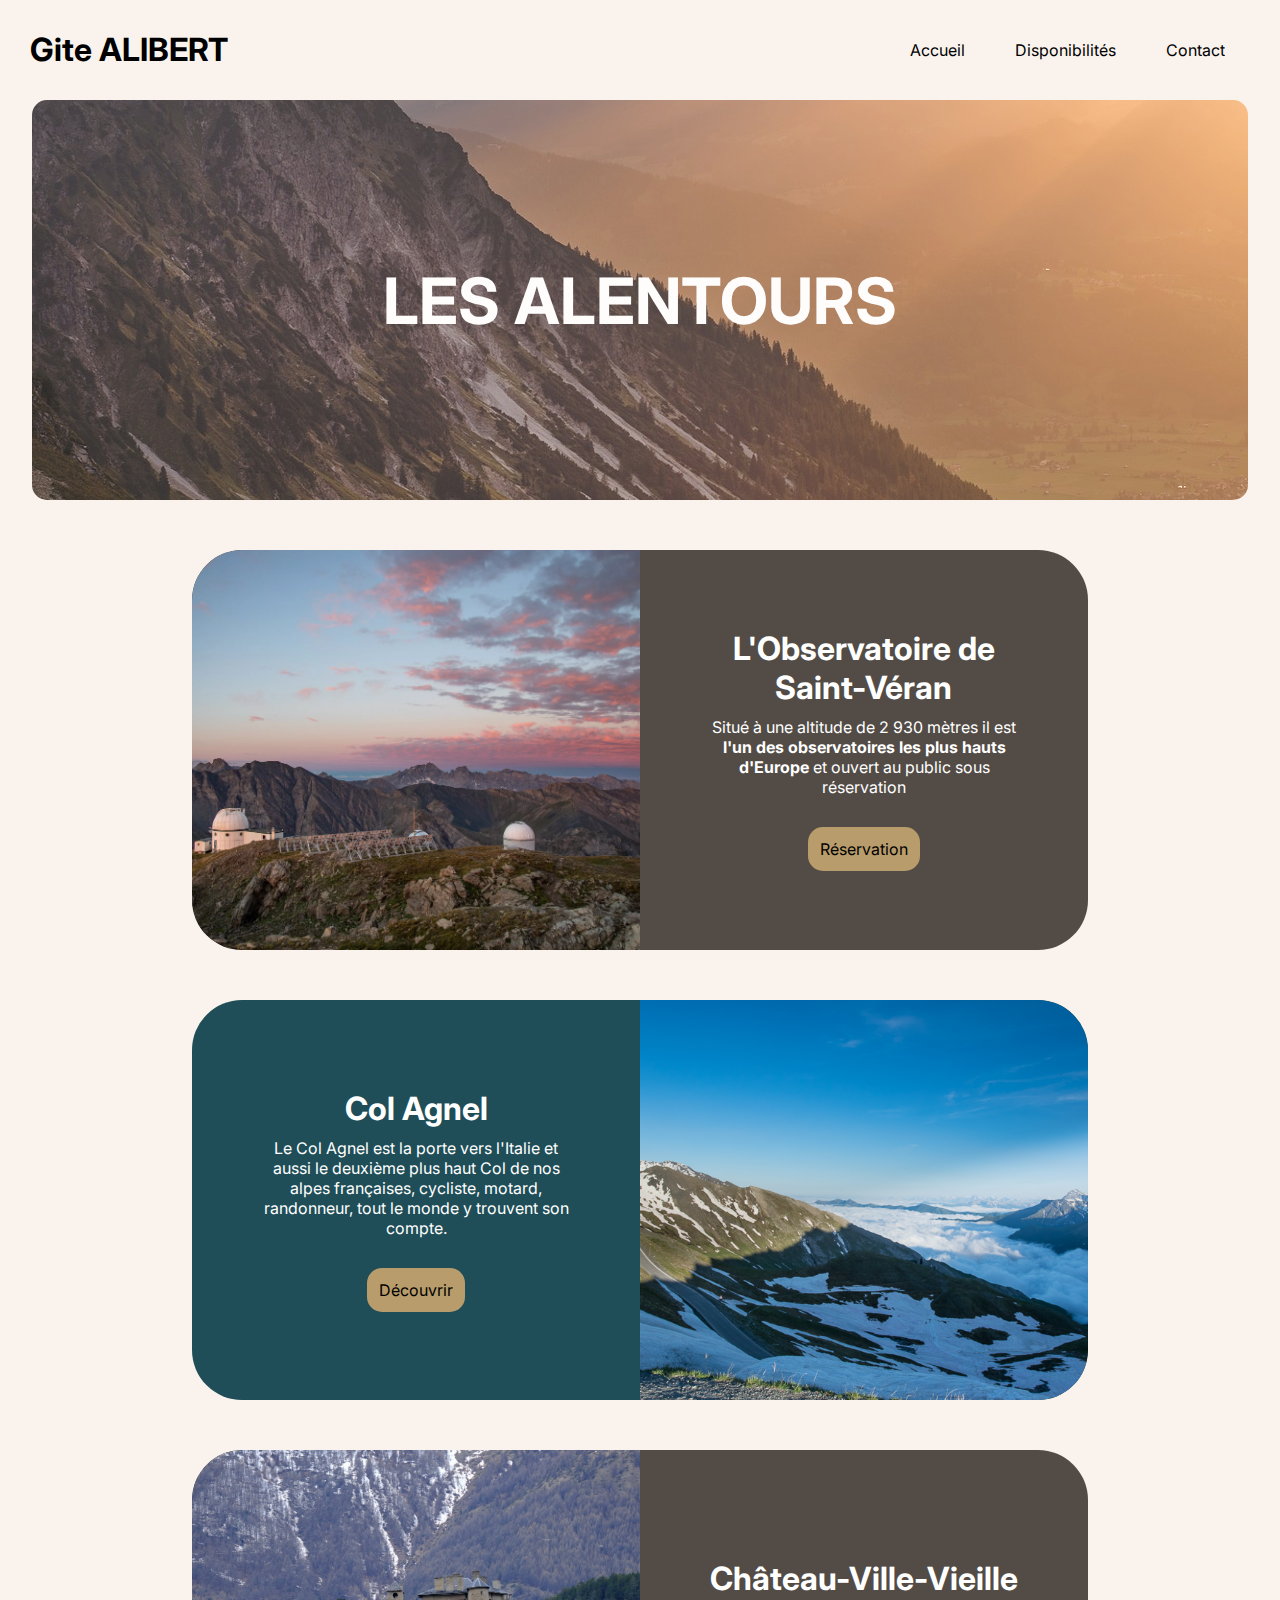
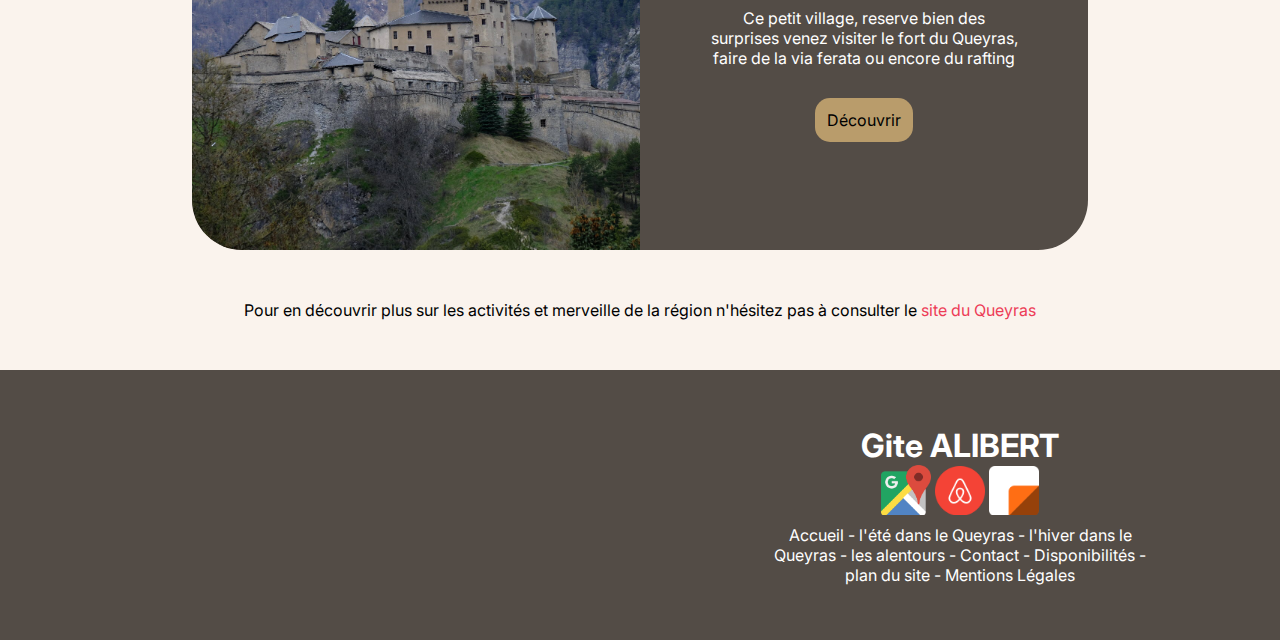
<file: alentours.html>
<!DOCTYPE html>
<html lang="fr">
<head>
    <meta name="viewport" content="width=device-width, initial-scale=1.0">
  <meta charset="utf-8">
  <title>Gite Alibert</title>
  <link rel="stylesheet" href="style-alentours.css">
</head>
<header>
    <nav class="navbar">
        <a href="#" class="logo">Gite ALIBERT</a>
        <div class="nav-links">
            <ul>
                <li><a href="index.html">Accueil</a></li>
                <li><a href="calendar.html">Disponibilités</a></li>
                <li><a href="contact.html">Contact</a></li>
            </ul>
        </div>
        <img src="img/menu.png" alt="menu" class="menu">
    </nav> 
</header>

<section class="img-header">
    <div class="img-container">
        <div class="boxe">
            <div class="container">
                <p>LES ALENTOURS</p>
            </div> 
        </div>
    </div>
</section>


<section class="article-left">
    <div class="case-img-left">
        <img class="img" src="img/gallery/observatoire.webp" alt="">
    </div>
    <div class="case-text-left">
            <h1>L'Observatoire de Saint-Véran</h1>
            <p>Situé à une altitude de 2 930 mètres il est <span>l'un des observatoires les plus hauts d'Europe</span> et ouvert au public sous réservation</p>
            <a class="bouton-article" target=”_blank” href="https://reservation.lequeyras.com/nuit-a-l-observatoire-de-saint-veran.html">Réservation</a>
        </div>
</section>

<section class="article">
    <div class="case-text">
            <h1>Col Agnel</h1>
            <p>Le Col Agnel est la porte vers l'Italie et aussi le deuxième plus haut Col de nos alpes françaises, cycliste, motard, randonneur, tout le monde y trouvent son compte.</p>
            <a class="bouton-article" target=”_blank” href="https://lequeyras.com/a-voir-a-faire/nos-pepites/le-col-agnel/">Découvrir</a>
        </div>
    <div class="case-img">
        <img src="img/gallery/le-col-descente-italienne-dans-les-nuages.jpg" alt="">
    </div>
</section>

<section class="article-left">
    <div class="case-img-left">
        <img class="img" src="img/gallery/chateau.jpg" alt="">
    </div>
    <div class="case-text-left">
            <h1>Château-Ville-Vieille</h1>
            <p>Ce petit village, reserve bien des surprises venez visiter le fort du Queyras, faire de la via ferata ou encore du rafting</p>
            <a class="bouton-article" target=”_blank” href="https://lequeyras.com/un-bout-du-monde/chateau-ville-vieille/">Découvrir</a>
        </div>
</section>

<p class="lien-queyras">Pour en découvrir plus sur les activités et merveille de la région n'hésitez pas à consulter le <a href="https://lequeyras.com/">site du Queyras</a></p>

<footer>
    <div class="map-container">
        <iframe src="https://www.google.com/maps/embed?pb=!1m18!1m12!1m3!1d45365.73315471135!2d6.856279492393976!3d44.712298090560076!2m3!1f0!2f0!3f0!3m2!1i1024!2i768!4f13.1!3m3!1m2!1s0x12cccc0e156c5911%3A0x669c975df89168ff!2s05350%20Molines-en-Queyras!5e0!3m2!1sfr!2sfr!4v1721125289239!5m2!1sfr!2sfr" width="600" height="450" style="border:0;" allowfullscreen="" loading="lazy" referrerpolicy="no-referrer-when-downgrade"></iframe>
        <!--&copy; 2024 Google Maps on WebSite. All rights reserved.-->
    </div>
    <div class="container">
        <a href="#" class="logo">Gite ALIBERT</a>
        <div class="icon">
            <a target=”_blank” href="https://www.google.fr/maps/place/05350+Molines-en-Queyras/">
                <img src="img/maps.png" alt="">
            </a>
            <a target=”_blank” href="https://www.airbnb.fr/">
                <img src="img/airbnb.png" alt="">
            </a>
            <a target=”_blank” href="https://www.leboncoin.fr/">
              <img src="img/lbc.png" alt="">
          </a>
        </div>
        <div class="lien-utile">
          <a href="index.html">Accueil - </a>
          <a href="https://lequeyras.com/selon-ma-nature/ete-dans-le-queyras/">l'été dans le Queyras - </a>
          <a href="https://lequeyras.com/selon-ma-nature/hiver-blanc-comme-neige/">l'hiver dans le Queyras - </a>
          <a href="alentours.html">les alentours - </a>
          <a href="contact.html">Contact - </a>
          <a href="calendar.html">Disponibilités - </a>
          <a href="plan.html">plan du site - </a>
          <a href="mentions-legales.html">Mentions Légales</a>
          
        </div>
    </div>
</footer>

<script src="script.js"></script>
<script>
    const menuHamburger = document.querySelector(".menu")
    const navLinks = document.querySelector(".nav-links")

    menuHamburger.addEventListener('click',()=>{
    navLinks.classList.toggle('mobile-menu')
    })
</script>
</html>
</file>
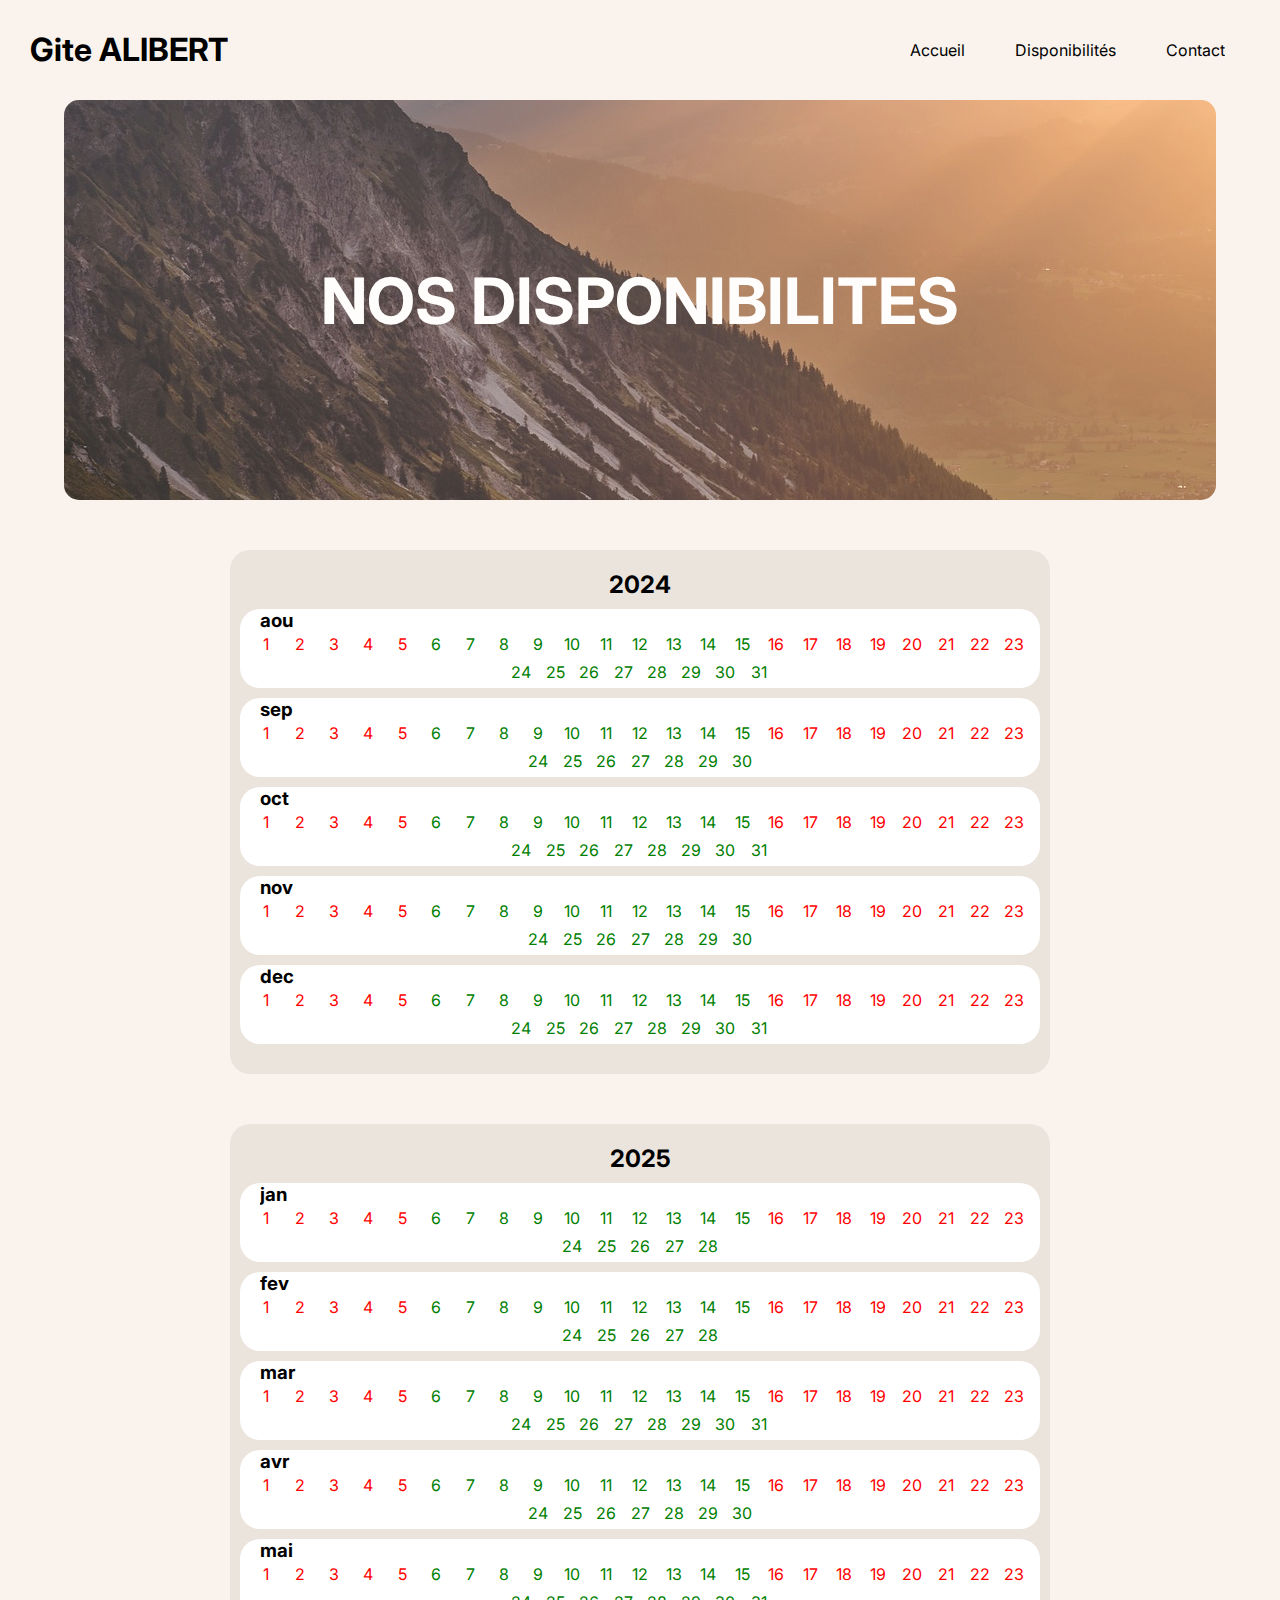
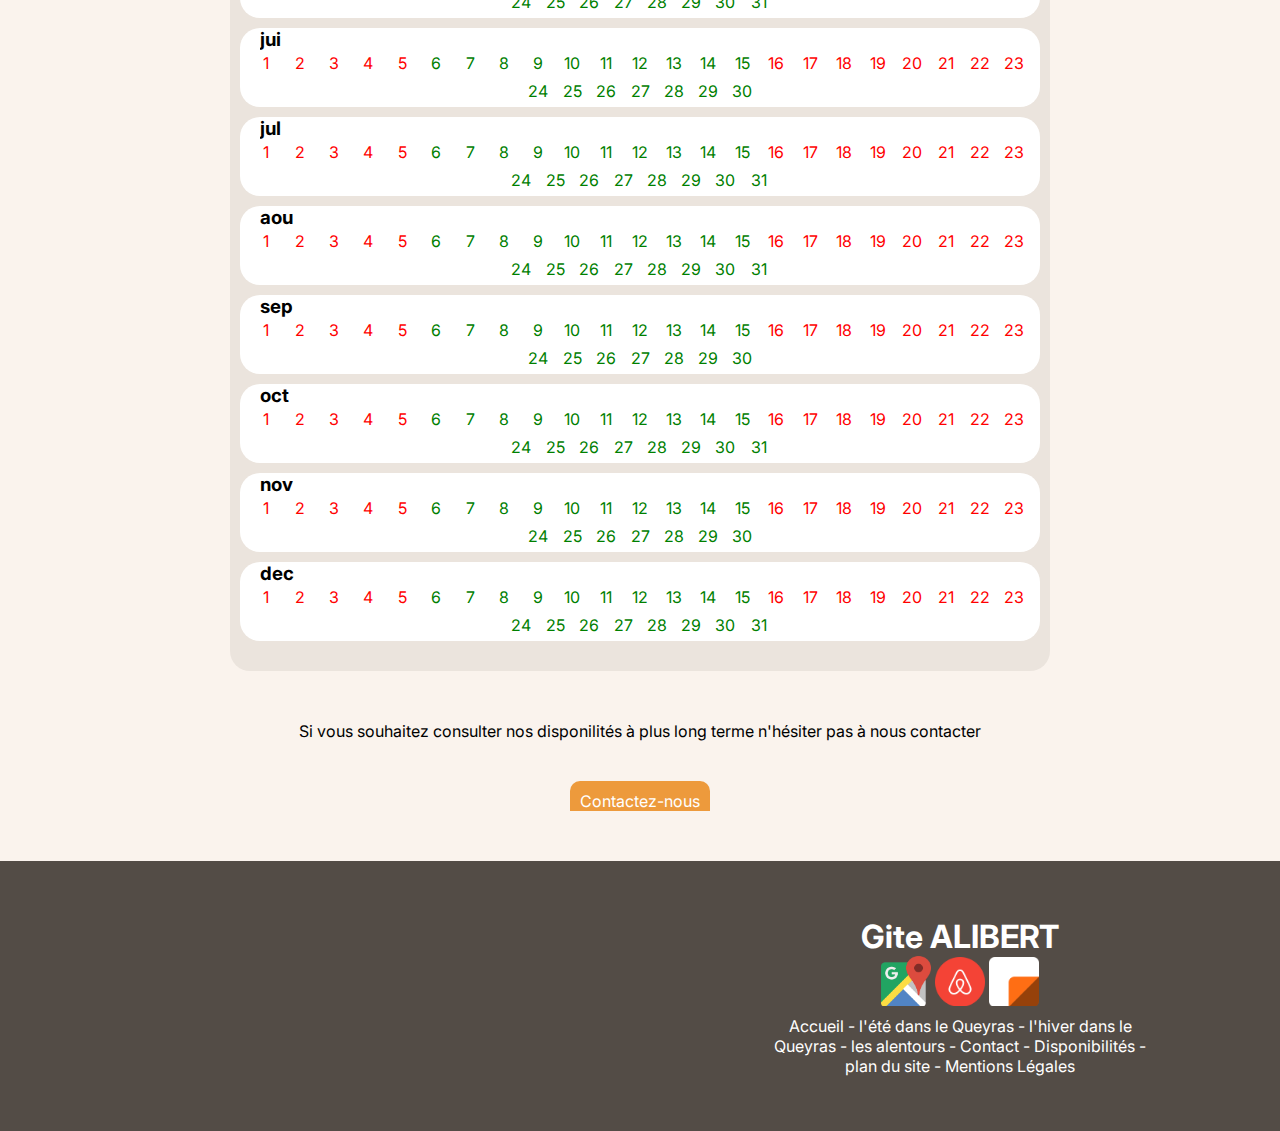
<file: calendar.html>
<!DOCTYPE html>
<html lang="fr">
<head>
    <meta name="viewport" content="width=device-width, initial-scale=1.0">
  <meta charset="utf-8">
  <title>Gite Alibert</title>
  <link rel="stylesheet" href="style-calendar.css">
</head>
<header>
    <nav class="navbar">
        <a href="#" class="logo">Gite ALIBERT</a>
        <div class="nav-links">
            <ul>
                <li><a href="index.html">Accueil</a></li>
                <li><a href="calendar.html">Disponibilités</a></li>
                <li><a href="contact.html">Contact</a></li>
            </ul>
        </div>
        <img src="img/menu.png" alt="menu" class="menu">
    </nav> 
</header>

<section class="img-header">
    <div class="img-container">
        <div class="boxe">
            <div class="container">
                <p>NOS DISPONIBILITES</p>
            </div> 
        </div>
    </div>
</section>

<section class="calendar">
        <div id="content"></div>
        <p>Si vous souhaitez consulter nos disponilités à plus long terme n'hésiter pas à nous contacter</p>
        <a href="contact.html" class="bouton-contact">Contactez-nous</a>

    <script src="script-parsing.js"></script>
  </section>

  <footer>
    <div class="map-container">
        <iframe src="https://www.google.com/maps/embed?pb=!1m18!1m12!1m3!1d45365.73315471135!2d6.856279492393976!3d44.712298090560076!2m3!1f0!2f0!3f0!3m2!1i1024!2i768!4f13.1!3m3!1m2!1s0x12cccc0e156c5911%3A0x669c975df89168ff!2s05350%20Molines-en-Queyras!5e0!3m2!1sfr!2sfr!4v1721125289239!5m2!1sfr!2sfr" width="600" height="450" style="border:0;" allowfullscreen="" loading="lazy" referrerpolicy="no-referrer-when-downgrade"></iframe>
        <!--&copy; 2024 Google Maps on WebSite. All rights reserved.-->
    </div>
    <div class="container">
        <a href="#" class="logo">Gite ALIBERT</a>
        <div class="icon">
            <a target=”_blank” href="https://www.google.fr/maps/place/05350+Molines-en-Queyras/">
                <img src="img/maps.png" alt="">
            </a>
            <a target=”_blank” href="https://www.airbnb.fr/">
                <img src="img/airbnb.png" alt="">
            </a>
            <a target=”_blank” href="https://www.leboncoin.fr/">
              <img src="img/lbc.png" alt="">
          </a>
        </div>
        <div class="lien-utile">
          <a href="index.html">Accueil - </a>
          <a href="https://lequeyras.com/selon-ma-nature/ete-dans-le-queyras/">l'été dans le Queyras - </a>
          <a href="https://lequeyras.com/selon-ma-nature/hiver-blanc-comme-neige/">l'hiver dans le Queyras - </a>
          <a href="alentours.html">les alentours - </a>
          <a href="contact.html">Contact - </a>
          <a href="calendar.html">Disponibilités - </a>
          <a href="plan.html">plan du site - </a>
          <a href="mentions-legales.html">Mentions Légales</a>
          
        </div>
    </div>
</footer>

<script src="script.js"></script>
<script>
    const menuHamburger = document.querySelector(".menu")
    const navLinks = document.querySelector(".nav-links")

    menuHamburger.addEventListener('click',()=>{
    navLinks.classList.toggle('mobile-menu')
    })
</script>
</html>
</file>
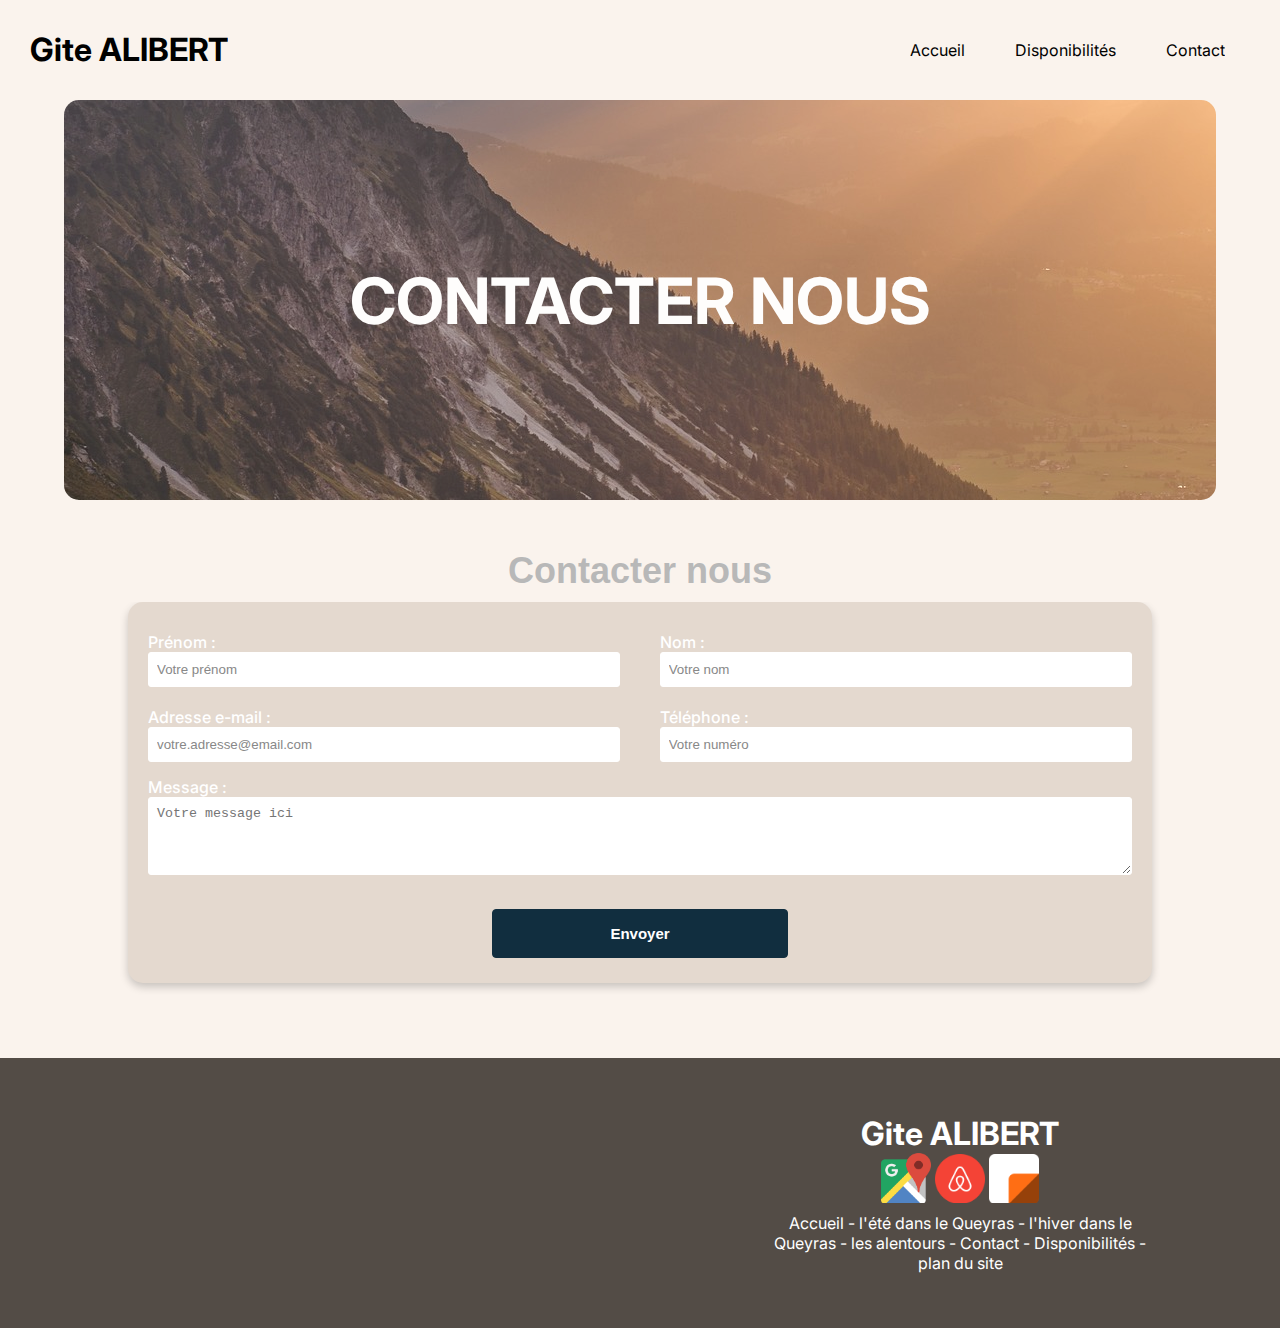
<file: contact.html>
<!DOCTYPE html>
<html lang="fr">
<head>
    <meta name="viewport" content="width=device-width, initial-scale=1.0">
  <meta charset="utf-8">
  <title>Gite Alibert</title>
  <link rel="stylesheet" href="style-contact.css">
</head>
<header>
    <nav class="navbar">
        <a href="#" class="logo">Gite ALIBERT</a>
        <div class="nav-links">
            <ul>
                <li><a href="index.html">Accueil</a></li>
                <li><a href="calendar.html">Disponibilités</a></li>
                <li><a href="contact.html">Contact</a></li>
            </ul>
        </div>
        <img src="img/menu.png" alt="menu" class="menu">
    </nav> 
</header>

<section class="img-header">
    <div class="img-container">
        <div class="boxe">
            <div class="container">
                <p>CONTACTER NOUS</p>
            </div> 
        </div>
    </div>
</section>

<div class="titre-contact">
    <h2>Contacter nous</h2>
</div>

<div class="form-container">
    <form action="https://formspree.io/f/mjkbezkz" method="POST" class="form-contact">
        <div class="form-row">
            <div>
                <label for="prénom">Prénom :</label>
                <input type="text" id="prénom" name="prénom" placeholder="Votre prénom" required>
            </div>
            <div>
                <label for="nom">Nom :</label>
                <input type="text" id="nom" name="nom" placeholder="Votre nom" required>
            </div>
        </div>
        <div class="form-row">
            <div>
                <label for="email">Adresse e-mail :</label>
                <input type="email" id="email" name="email" placeholder="votre.adresse@email.com" required>
            </div>
            <div>
                <label for="Téléphone">Téléphone :</label>
                <input type="text" id="Téléphone" name="Téléphone" placeholder="Votre numéro" required>
            </div>
        </div>
        <div class="container-textarea">
            <label for="message">Message :</label><br>
            <textarea id="message" name="message" placeholder="Votre message ici" rows="4" cols="50" required></textarea>
          </div>
        <div class="bouton-contact">
            <input type="submit" value="Envoyer">
        </div>
    </form>
</div>


<footer>
    <div class="map-container">
        <iframe src="https://www.google.com/maps/embed?pb=!1m18!1m12!1m3!1d45365.73315471135!2d6.856279492393976!3d44.712298090560076!2m3!1f0!2f0!3f0!3m2!1i1024!2i768!4f13.1!3m3!1m2!1s0x12cccc0e156c5911%3A0x669c975df89168ff!2s05350%20Molines-en-Queyras!5e0!3m2!1sfr!2sfr!4v1721125289239!5m2!1sfr!2sfr" width="600" height="450" style="border:0;" allowfullscreen="" loading="lazy" referrerpolicy="no-referrer-when-downgrade"></iframe>
        <!--&copy; 2024 Google Maps on WebSite. All rights reserved.-->
    </div>
    <div class="container">
        <a href="#" class="logo">Gite ALIBERT</a>
        <div class="icon">
            <a target=”_blank” href="https://www.google.fr/maps/place/05350+Molines-en-Queyras/">
                <img src="img/maps.png" alt="">
            </a>
            <a target=”_blank” href="https://www.airbnb.fr/">
                <img src="img/airbnb.png" alt="">
            </a>
            <a target=”_blank” href="https://www.leboncoin.fr/">
              <img src="img/lbc.png" alt="">
          </a>
        </div>
        <div class="lien-utile">
          <a href="index.html">Accueil - </a>
          <a href="https://lequeyras.com/selon-ma-nature/ete-dans-le-queyras/">l'été dans le Queyras - </a>
          <a href="https://lequeyras.com/selon-ma-nature/hiver-blanc-comme-neige/">l'hiver dans le Queyras - </a>
          <a href="alentours.html">les alentours - </a>
          <a href="contact.html">Contact - </a>
          <a href="calendar.html">Disponibilités - </a>
          <a href="plan.html">plan du site</a>
          
        </div>
    </div>
</footer>

<script src="script.js"></script>
<script>
    const menuHamburger = document.querySelector(".menu")
    const navLinks = document.querySelector(".nav-links")

    menuHamburger.addEventListener('click',()=>{
    navLinks.classList.toggle('mobile-menu')
    })
</script>
</html>
</file>
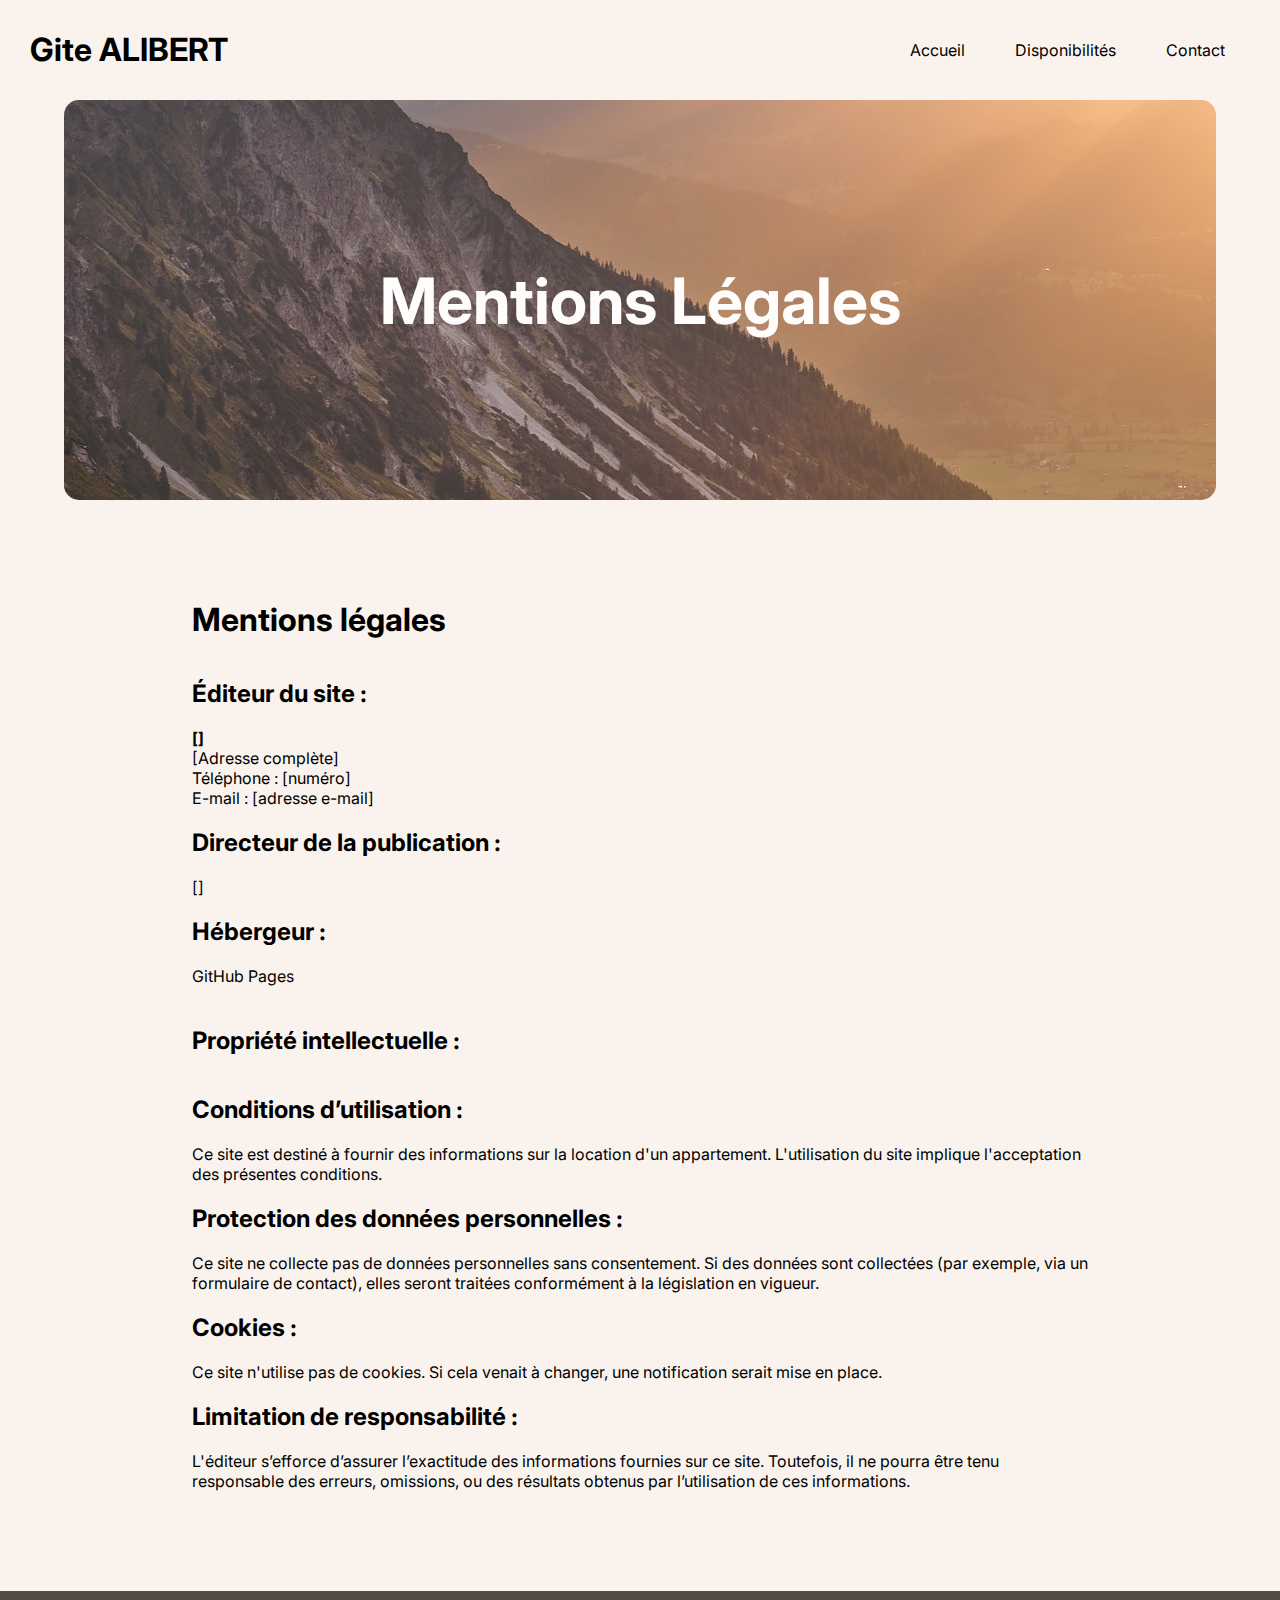
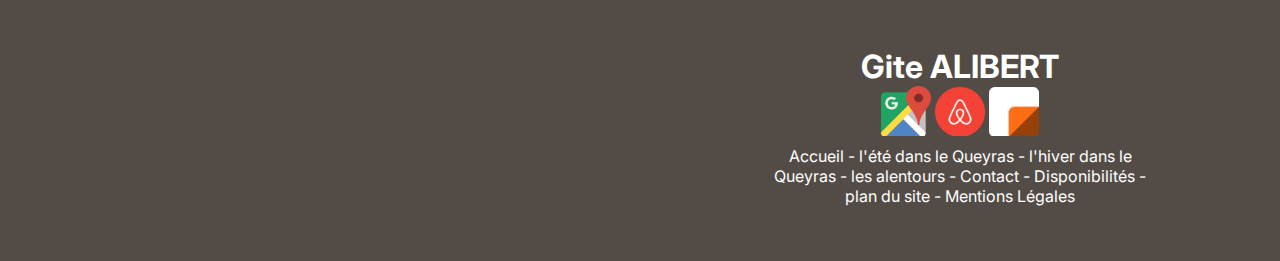
<file: mentions-legales.html>
<!DOCTYPE html>
<html lang="fr">
<head>
    <meta name="viewport" content="width=device-width, initial-scale=1.0">
  <meta charset="utf-8">
  <title>Gite Alibert</title>
  <link rel="stylesheet" href="style-mentions-legales.css">
</head>
<header>
    <nav class="navbar">
        <a href="#" class="logo">Gite ALIBERT</a>
        <div class="nav-links">
            <ul>
                <li><a href="index.html">Accueil</a></li>
                <li><a href="calendar.html">Disponibilités</a></li>
                <li><a href="contact.html">Contact</a></li>
            </ul>
        </div>
        <img src="img/menu.png" alt="menu" class="menu">
    </nav> 
</header>

<section class="img-header">
    <div class="img-container">
        <div class="boxe">
            <div class="container">
                <p>Mentions Légales</p>
            </div> 
        </div>
    </div>
</section>

<section class="plan">
    <div class="tree">
        <h1>Mentions légales</h1><br><br>

    <h2>Éditeur du site :</h2><br>
    <p><strong>[]</strong><br>
    [Adresse complète]<br>
    Téléphone : [numéro]<br>
    E-mail : [adresse e-mail]</p>
    <br>
    <h2>Directeur de la publication :</h2><br>
    <p>[]</p>
    <br>
    <h2>Hébergeur :</h2><br>
    <p>GitHub Pages</p><br>
    <br>
    <h2>Propriété intellectuelle :</h2><br>
    <p></p>
    <br>
    <h2>Conditions d’utilisation :</h2><br>
    <p>Ce site est destiné à fournir des informations sur la location d'un appartement. L'utilisation du site implique l'acceptation des présentes conditions.</p>
    <br>
    <h2>Protection des données personnelles :</h2><br>
    <p>Ce site ne collecte pas de données personnelles sans consentement. Si des données sont collectées (par exemple, via un formulaire de contact), elles seront traitées conformément à la législation en vigueur.</p>
    <br>
    <h2>Cookies :</h2><br>
    <p>Ce site n'utilise pas de cookies. Si cela venait à changer, une notification serait mise en place.</p>
    <br>
    <h2>Limitation de responsabilité :</h2><br>
    <p>L'éditeur s’efforce d’assurer l’exactitude des informations fournies sur ce site. Toutefois, il ne pourra être tenu responsable des erreurs, omissions, ou des résultats obtenus par l’utilisation de ces informations.</p>
    </div>
</section>


<footer>
    <div class="map-container">
        <iframe src="https://www.google.com/maps/embed?pb=!1m18!1m12!1m3!1d45365.73315471135!2d6.856279492393976!3d44.712298090560076!2m3!1f0!2f0!3f0!3m2!1i1024!2i768!4f13.1!3m3!1m2!1s0x12cccc0e156c5911%3A0x669c975df89168ff!2s05350%20Molines-en-Queyras!5e0!3m2!1sfr!2sfr!4v1721125289239!5m2!1sfr!2sfr" width="600" height="450" style="border:0;" allowfullscreen="" loading="lazy" referrerpolicy="no-referrer-when-downgrade"></iframe>
        <!--&copy; 2024 Google Maps on WebSite. All rights reserved.-->
    </div>
    <div class="container">
        <a href="#" class="logo">Gite ALIBERT</a>
        <div class="icon">
            <a target=”_blank” href="https://www.google.fr/maps/place/05350+Molines-en-Queyras/">
                <img src="img/maps.png" alt="">
            </a>
            <a target=”_blank” href="https://www.airbnb.fr/">
                <img src="img/airbnb.png" alt="">
            </a>
            <a target=”_blank” href="https://www.leboncoin.fr/">
              <img src="img/lbc.png" alt="">
          </a>
        </div>
        <div class="lien-utile">
          <a href="index.html">Accueil - </a>
          <a href="https://lequeyras.com/selon-ma-nature/ete-dans-le-queyras/">l'été dans le Queyras - </a>
          <a href="https://lequeyras.com/selon-ma-nature/hiver-blanc-comme-neige/">l'hiver dans le Queyras - </a>
          <a href="alentours.html">les alentours - </a>
          <a href="contact.html">Contact - </a>
          <a href="calendar.html">Disponibilités - </a>
          <a href="plan.html">plan du site - </a>
          <a href="mentions-legales.html">Mentions Légales</a>
          
        </div>
    </div>
</footer>

<script src="script.js"></script>
<script>
    const menuHamburger = document.querySelector(".menu")
    const navLinks = document.querySelector(".nav-links")

    menuHamburger.addEventListener('click',()=>{
    navLinks.classList.toggle('mobile-menu')
    })
</script>
</html>
</file>
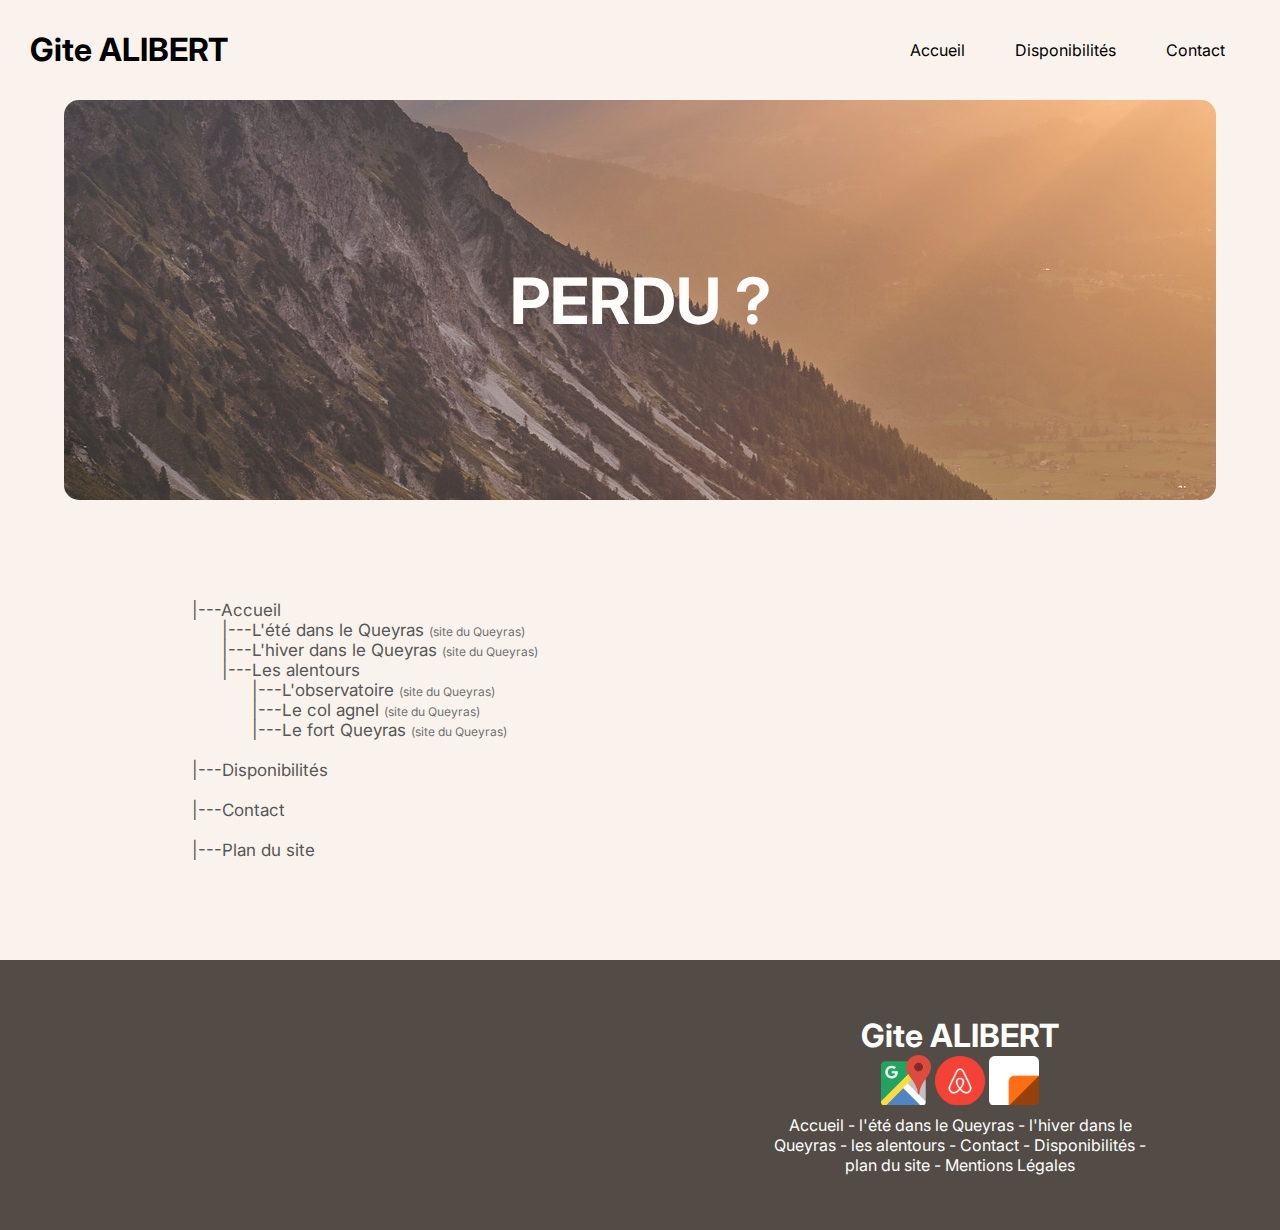
<file: plan.html>
<!DOCTYPE html>
<html lang="fr">
<head>
    <meta name="viewport" content="width=device-width, initial-scale=1.0">
  <meta charset="utf-8">
  <title>Gite Alibert</title>
  <link rel="stylesheet" href="style-plan.css">
</head>
<header>
    <nav class="navbar">
        <a href="#" class="logo">Gite ALIBERT</a>
        <div class="nav-links">
            <ul>
                <li><a href="index.html">Accueil</a></li>
                <li><a href="calendar.html">Disponibilités</a></li>
                <li><a href="contact.html">Contact</a></li>
            </ul>
        </div>
        <img src="img/menu.png" alt="menu" class="menu">
    </nav> 
</header>

<section class="img-header">
    <div class="img-container">
        <div class="boxe">
            <div class="container">
                <p>PERDU ?</p>
            </div> 
        </div>
    </div>
</section>

<section class="plan">
    <div class="tree">
        <p>
            <a href="index.html">|---Accueil</a><br>
            <a href="https://lequeyras.com/selon-ma-nature/ete-dans-le-queyras/">&nbsp;&nbsp;&nbsp;&nbsp;&nbsp;&nbsp;|---L'été dans le Queyras <span>(site du Queyras)</span></a><br>
            <a href="https://lequeyras.com/selon-ma-nature/hiver-blanc-comme-neige/">&nbsp;&nbsp;&nbsp;&nbsp;&nbsp;&nbsp;|---L'hiver dans le Queyras <span>(site du Queyras)</span></a><br>
            <a href="alentours.html">&nbsp;&nbsp;&nbsp;&nbsp;&nbsp;&nbsp;|---Les alentours</a><br>
            <a href="https://reservation.lequeyras.com/nuit-a-l-observatoire-de-saint-veran.html">&nbsp;&nbsp;&nbsp;&nbsp;&nbsp;&nbsp;&nbsp;&nbsp;&nbsp;&nbsp;&nbsp;&nbsp;|---L'observatoire <span>(site du Queyras)</span></a><br>
            <a href="https://lequeyras.com/a-voir-a-faire/nos-pepites/le-col-agnel/">&nbsp;&nbsp;&nbsp;&nbsp;&nbsp;&nbsp;&nbsp;&nbsp;&nbsp;&nbsp;&nbsp;&nbsp;|---Le col agnel <span>(site du Queyras)</span></a><br>
            <a href="https://lequeyras.com/un-bout-du-monde/chateau-ville-vieille/">&nbsp;&nbsp;&nbsp;&nbsp;&nbsp;&nbsp;&nbsp;&nbsp;&nbsp;&nbsp;&nbsp;&nbsp;|---Le fort Queyras <span>(site du Queyras)</span></a><br><br>
            <a href="calendar.html">|---Disponibilités</a><br><br>
            <a href="contact.html">|---Contact</a><br><br>
            <a href="plan.html">|---Plan du site</a>
        </p>
    </div>
</section>


<footer>
    <div class="map-container">
        <iframe src="https://www.google.com/maps/embed?pb=!1m18!1m12!1m3!1d45365.73315471135!2d6.856279492393976!3d44.712298090560076!2m3!1f0!2f0!3f0!3m2!1i1024!2i768!4f13.1!3m3!1m2!1s0x12cccc0e156c5911%3A0x669c975df89168ff!2s05350%20Molines-en-Queyras!5e0!3m2!1sfr!2sfr!4v1721125289239!5m2!1sfr!2sfr" width="600" height="450" style="border:0;" allowfullscreen="" loading="lazy" referrerpolicy="no-referrer-when-downgrade"></iframe>
        <!--&copy; 2024 Google Maps on WebSite. All rights reserved.-->
    </div>
    <div class="container">
        <a href="#" class="logo">Gite ALIBERT</a>
        <div class="icon">
            <a target=”_blank” href="https://www.google.fr/maps/place/05350+Molines-en-Queyras/">
                <img src="img/maps.png" alt="">
            </a>
            <a target=”_blank” href="https://www.airbnb.fr/">
                <img src="img/airbnb.png" alt="">
            </a>
            <a target=”_blank” href="https://www.leboncoin.fr/">
              <img src="img/lbc.png" alt="">
          </a>
        </div>
        <div class="lien-utile">
          <a href="index.html">Accueil - </a>
          <a href="https://lequeyras.com/selon-ma-nature/ete-dans-le-queyras/">l'été dans le Queyras - </a>
          <a href="https://lequeyras.com/selon-ma-nature/hiver-blanc-comme-neige/">l'hiver dans le Queyras - </a>
          <a href="alentours.html">les alentours - </a>
          <a href="contact.html">Contact - </a>
          <a href="calendar.html">Disponibilités - </a>
          <a href="plan.html">plan du site - </a>
          <a href="mentions-legales.html">Mentions Légales</a>
          
        </div>
    </div>
</footer>

<script src="script.js"></script>
<script>
    const menuHamburger = document.querySelector(".menu")
    const navLinks = document.querySelector(".nav-links")

    menuHamburger.addEventListener('click',()=>{
    navLinks.classList.toggle('mobile-menu')
    })
</script>
</html>
</file>
<file: style-alentours.css>
@import url('https://fonts.googleapis.com/css2?family=Inter:wght@100..900&display=swap');
@import url('https://fonts.googleapis.com/css2?family=Monoton&display=swap');

* {
  margin: 0;
  padding: 0;
  text-decoration: none;
  list-style: none;
  scroll-behavior: smooth;
  transform: none;
  zoom: 1;
  scrollbar-color: #e6e6e6 transparent;
  overflow-x: hidden;
}

body {
  font-family: "Inter";
  background-repeat: no-repeat;
  background-color:  #faf3ed;
}

.top-banner {
  background-color: rgb(0, 0, 0);
  width: 100%;
  height: 7px;
}

header {
  height: 100px;
  width: 100vw;
  background-color:  #faf3ed;
  opacity: 1;
  z-index: 4;
}

.navbar {
  position: absolute;
  padding: 30px;
  display: flex;
  justify-content: space-between;
  align-items: center;
  width: 100%;
  box-sizing: border-box;
  z-index: 5;
}

.navbar a{
  color: rgb(0, 0, 0);
}

.navbar .logo{
  font-size: 2em;
  font-weight: bold;
  z-index: 5;
  color: rgb(0, 0, 0);
}

.navbar .nav-links ul {
  display: flex;
}

.navbar .nav-links ul li{
  margin: 0 25px;
}

.navbar ul li a:hover {
  color: #ed3c57;
}

.navbar .menu {
  display: none;
}

@media screen and (max-width: 900px) {
  
  .navbar {
    padding: 0;
  }
 
  .navbar .menu {
    top: 30px;
    right: 30px;
    width: 30px;
    display: block;
    z-index: 99;
  }
  .nav-links {
    top: 0;
    left: 0;
    position: fixed;
    background-color: rgba(250, 243, 237, 0.95);
    backdrop-filter: blur(10px);
    width: 100%;
    height: 100vh;
    display: flex;
    justify-content: center;
    align-items: center;
    margin-left: -100%;
    transition: all 0.5s ease;
  }
  .nav-links ul {
    display: flex;
    flex-direction: column;
    align-items: center;
  }
  .navbar .nav-links ul li{
    margin: 25px 0;
    font-size: 1.5em;
  }

  .nav-links.mobile-menu {
    margin-left: 0;
  }
  
  .navbar {
    padding: 25px; 
  }

  header {
    height: 75px;
    width: 100vw;
    background-color: #faf3ed;
    opacity: 1;
    z-index: 4;
  }

  .navbar .logo{
    font-size: 20px;
    font-weight: bold;
    z-index: 5;
    color: rgb(0, 0, 0);
  }
}
/*********************      header      ********************/
/**********************************************************/

.img-header {
  display: flex;
  background-color: #faf3ed;
  width: 100%;
  height: 400px;
  text-align: center;
  justify-content: center;
  margin-bottom: 50px;
}

.img-container {
  width: 95%;
  display: flex;
  background-image: url(img/header-pc.jpg);
  opacity: 0.85;
  border-radius: 15px;
  background-position: center; /* Center the image */
  background-repeat: no-repeat; /* Prevent the image from repeating */
  object-fit: cover;
}

.boxe {
  width: 100%;
  height: 100%;
  opacity: 1;
  display: flex;
  align-items: center;
  justify-content: center;
}

.boxe .container {
  display: flex;
  width: 100%;
  height: 300px;
  opacity: 1;
  text-align: center;
  align-items: center;
}

.boxe .container p{
  width: 100%;
  font-size: 4em;
  color: white;
  font-weight: bold;
}


@media screen and (max-width: 900px) {
    .boxe .container p{
        font-size: 2.3em;
      }
}

/*******              article                *******/

.article {
  margin: 50px 15vw 50px 15vw;
  width: auto;
  height: auto;
  display: flex;
  border-radius: 50px;
  background-color: #1f4e58;
}

.article .case-text {
  width: 50%;
  height: 400px;
  display: flex;
  align-items: center;
  justify-content: center;
  flex-direction: column;
}

.article .case-text h1{
  color: white;
  max-width: 80%;
}

.article .case-text p{
  span {
    font-weight: bold;
  }
  text-align: center;
  margin-top: 10px;
  max-width: 70%;
  color: white;
}

.bouton-article{
  transition: ease 0.5s;
  border: 2px solid transparent;
  margin-top: 30px;
  background-color: #b99c6b;
  color: #000000;
  padding: 10px 10px 10px 10px;
  border-radius: 15px;
}

.bouton-article:hover{
  background-color: transparent;
  border: 2px solid #b99c6b;
  color: #b99c6b;
}


.article .case-img {
  width: 50%;
  height: 400px;
  display: flex;
  align-items: center;
  justify-content: center;
}

.article .case-img img{
  height: 100%;
  width: 100%;
  object-fit: cover;
  border-radius: 0 50px 50px 0;
}

@media screen and (max-width: 600px) {
  .article {
    width: 85% !important;
    margin-left: 7.5% !important;
    margin-top: 7.5% !important;
    border-radius: 25px !important;
  }
  .article .case-img {
    max-height: 200px;
  }
  .article .case-text {
    max-height: 300px;
  }
  .article .case-text p{
    max-width: 85%;
  }
  .article .case-img img{
    border-radius: 0 25px 25px 0 !important;
  }
}

@media screen and (max-width: 900px) {
  .article {
    flex-direction: column;
    margin: 50px 10vw 50px 10vw;
  }
  .article .case-text {
    order: 2;
    width: 100%;
  }
  .article .case-img {
    order: 1;
    width: 100%;
  }
  .article .case-img img{
    height: 100%;
    width: 100%;
    object-fit: cover;
    border-radius: 50px 50px 0px 0px;
  }
}

/*******              article-left                *******/

.article-left {
  margin: 50px 15vw 50px 15vw;
  width: auto;
  height: auto;
  display: flex;
  border-radius: 50px;
  background-color: #534c46;
}

.article-left .case-text-left {
  width: 50%;
  height: 400px;
  display: flex;
  align-items: center;
  justify-content: center;
  flex-direction: column;
  text-align: center;
}

.article-left .case-text-left h1{
  color: white;
  max-width: 80%;
}

.article-left .case-text-left p{
  span {
    font-weight: bold;
  }
  text-align: center;
  margin-top: 10px;
  max-width: 70%;
  color: white;
}

.article-left .case-img-left {
  width: 50%;
  height: 400px;
  display: flex;
  align-items: center;
  justify-content: center;
}

.article-left .case-img-left img{
  height: 100%;
  width: 100%;
  object-fit: cover;
  border-radius: 50px 0 0 50px;
}


@media screen and (max-width: 600px) {
  .article-left {
    width: 85% !important;
    margin-left: 7.5% !important;
    margin-top: 7.5% !important;
    border-radius: 25px !important;
  }

  .article-left .case-img-left {
    max-height: 200px;
  }
  .article-left .case-text-left {
    max-height: 300px;
  }
  .article-left .case-text-left p{
    max-width: 85%;
  }
  .article-left .case-img-left img{
    border-radius: 25px 0 0 25px !important;
  }
}

@media screen and (max-width: 900px) {
  .article-left {
    flex-direction: column;
    margin: 50px 10vw 50px 10vw;
  }
  .article-left .case-text-left {
    width: 100%;
  }
  .article-left .case-img-left {
    width: 100%;
  }
  .article-left .case-img-left .img {
    height: 100%;
    width: 100%;
    object-fit: cover;
    border-radius: 50px 50px 0 0;
  }
}


@media screen and (min-width: 1500px) {
  .article-left {
    margin: 50px 20vw 50px 20vw;
  }
  .article {
    margin: 50px 20vw 50px 20vw;
  }
}

/**********lien site queyras*******/

.lien-queyras {
  text-align: center;
  margin-left: 10%;
  margin-right: 10%;
  a {
    color: #ed3c57;
  }
}


/*responsive footer*/
@media screen and (max-width: 900px) {
  footer .map-container {
    width: 100vw !important;
  }

  footer .container {
    width: 100vw !important;
  }

  footer {
    height: 70vh !important;
    flex-direction: column !important;
  }
  footer iframe {
    height: 100% !important;
    width: 100% !important;
  }
  footer .container {
    height: 50vh !important;
  }
}
footer {
  margin-top: 50px;
  display: flex;
  width: 100vw;
  height: 30vh;
  background-color: rgb(48, 42, 42);
  align-items: center;
}

footer .map-container {
  height: 30vh;
  width: 50%;
  color: #b8b8b8;
  background-color: #534c46;
  display: flex;
  align-items: center;
  justify-content: center;
}

footer .container {
  height: 30vh;
  width: 50%;
  display: flex;
  flex-direction: column;
  text-align: center;
  justify-content: center;
  color: #b8b8b8;
  background-color: #534c46;
}

footer iframe {
  height: 80%;
  width: 80%;
  object-fit: contain;
}

footer .logo {
  font-size: 2em;
  font-weight: bold;
  z-index: 5;
  color: white;
}

footer .icon {
  width: 100%;
  height: 50px;
}

footer .icon a img{
  width: 50px;
}

.lien-utile {
  margin-top: 10px;
  margin-left: 20%;
  margin-right: 20%;
  a {
    color: white;
  }
  a:hover {
    color:#ed3c57;
  }
}
</file>
<file: style-calendar.css>
@import url('https://fonts.googleapis.com/css2?family=Inter:wght@100..900&display=swap');
@import url('https://fonts.googleapis.com/css2?family=Monoton&display=swap');

* {
  margin: 0;
  padding: 0;
  box-sizing: border-box;
  text-decoration: none;
  list-style: none;
  scroll-behavior: smooth;
  transform: none;
  zoom: 1;
  scrollbar-color: #e6e6e6 transparent;
  overflow-x: hidden;
}

body {
  font-family: "Inter";
  background-repeat: no-repeat;
  background-color:  #faf3ed;
  overflow: hidden;
}

.top-banner {
  background-color: rgb(0, 0, 0);
  width: 100%;
  height: 7px;
}

header {
  height: 100px;
  width: 100vw;
  background-color:  #faf3ed;
  opacity: 1;
  z-index: 4;
}

.navbar {
  position: absolute;
  padding: 30px;
  display: flex;
  justify-content: space-between;
  align-items: center;
  width: 100%;
  box-sizing: border-box;
  z-index: 5;
}

.navbar a{
  color: rgb(0, 0, 0);
}

.navbar .logo{
  font-size: 2em;
  font-weight: bold;
  z-index: 5;
  color: rgb(0, 0, 0);
}

.navbar .nav-links ul {
  display: flex;
}

.navbar .nav-links ul li{
  margin: 0 25px;
}

.navbar ul li a:hover {
  color: #ed3c57;
}

.navbar .menu {
  display: none;
}

@media screen and (max-width: 900px) {
  
  .navbar {
    padding: 0;
  }
 
  .navbar .menu {
    top: 30px;
    right: 30px;
    width: 30px;
    display: block;
    z-index: 99;
  }
  .nav-links {
    top: 0;
    left: 0;
    position: fixed;
    background-color: rgba(250, 243, 237, 0.95);
    backdrop-filter: blur(10px);
    width: 100%;
    height: 100vh;
    display: flex;
    justify-content: center;
    align-items: center;
    margin-left: -100%;
    transition: all 0.5s ease;
  }
  .nav-links ul {
    display: flex;
    flex-direction: column;
    align-items: center;
  }
  .navbar .nav-links ul li{
    margin: 25px 0;
    font-size: 1.5em;
  }

  .nav-links.mobile-menu {
    margin-left: 0;
  }
  
  .navbar {
    padding: 25px; 
  }

  header {
    height: 75px;
    width: 100vw;
    background-color: #faf3ed;
    opacity: 1;
    z-index: 4;
  }

  .navbar .logo{
    font-size: 20px;
    font-weight: bold;
    z-index: 5;
    color: rgb(0, 0, 0);
  }
}
/*********************      header      ********************/
/**********************************************************/

.img-header {
  display: flex;
  background-color: #faf3ed;
  width: 100%;
  height: 400px;
  text-align: center;
  justify-content: center;
}

.img-container {
  display: flex;
  background-image: url(img/header-pc.jpg);
  opacity: 0.85;
  width: 90%;
  margin-left: 5%;
  margin-right: 5%;
  border-radius: 15px;
  background-position: center; /* Center the image */
  background-repeat: no-repeat; /* Prevent the image from repeating */
  object-fit: cover;
}

.boxe {
  width: 100%;
  height: 100%;
  opacity: 1;
  display: flex;
  align-items: center;
  justify-content: center;
}

.boxe .container {
  display: flex;
  width: 100%;
  height: 300px;
  opacity: 1;
  text-align: center;
  align-items: center;
}

.boxe .container p{
  width: 100%;
  font-size: 4em;
  color: white;
  font-weight: bold;
}


@media screen and (max-width: 900px) {
    .boxe .container p{
        font-size: 2.3em;
      }
}


/*responsive footer*/
@media screen and (max-width: 900px) {
  footer .map-container {
    width: 100vw !important;
  }

  footer .container {
    width: 100vw !important;
  }

  footer {
    height: 70vh !important;
    flex-direction: column !important;
  }
  footer iframe {
    height: 100% !important;
    width: 100% !important;
  }
  footer .container {
    height: 50vh !important;
  }
}

footer {
  margin-top: 50px;
  display: flex;
  width: 100vw;
  height: 30vh;
  background-color: rgb(48, 42, 42);
  align-items: center;
}

footer .map-container {
  height: 30vh;
  width: 50%;
  color: #b8b8b8;
  background-color: #534c46;
  display: flex;
  align-items: center;
  justify-content: center;
}

footer .container {
  height: 30vh;
  width: 50%;
  display: flex;
  flex-direction: column;
  text-align: center;
  justify-content: center;
  color: #b8b8b8;
  background-color: #534c46;
}

footer iframe {
  height: 80%;
  width: 80%;
  object-fit: contain;
}

footer .logo {
  font-size: 2em;
  font-weight: bold;
  z-index: 5;
  color: white;
}

footer .icon {
  width: 100%;
  height: 50px;
}

footer .icon a img{
  width: 50px;
}

.lien-utile {
  margin-top: 10px;
  margin-left: 20%;
  margin-right: 20%;
  a {
    color: white;
  }
  a:hover {
    color:#ed3c57;
  }
}

/*******************/
.month h3 {
    margin-left: 20px;
    text-align: left;
}

.calendar {
  margin-top: 50px;
  min-height: 200px;
    margin-left: 18%;
    margin-right: 18%;
    background-color: #faf3ed;
    text-align: center;
    justify-content: center;
}


@media screen and (max-width: 600px) {
  .calendar {
    margin-left: 5%;
    margin-right: 5%;
  }
}

.year {
    background-color: #ebe4dd;
    border-radius: 20px;
    width: 100%;
    text-align: center;
    justify-content: center;
    padding-top: 20px;
    padding-bottom: 20px;
    margin-bottom: 50px;
}

.month {
    border-radius: 20px;
    background-color: #ffffff;
    margin: 10px;
}
.day {
    display: inline-block;
    width: 30px;
    text-align: center;
    margin: 2px;
}
.available {
    color: green;
}
.occupied {
    color: red;
}
#fileInput {
    margin-bottom: 20px;
}

.calendar p {
  margin-bottom: 50px;
}

.bouton-contact {
  border-radius: 10px;
  padding: 10px;
  background-color: #ed9a3c;
  color: white;
}

.bouton-contact:hover {
  background-color: #f1a44c;
}
</file>
<file: style-contact.css>
@import url('https://fonts.googleapis.com/css2?family=Inter:wght@100..900&display=swap');
@import url('https://fonts.googleapis.com/css2?family=Monoton&display=swap');

* {
  margin: 0;
  padding: 0;
  text-decoration: none;
  list-style: none;
  scroll-behavior: smooth;
  transform: none;
  zoom: 1;
  scrollbar-color: #e6e6e6 transparent;
  overflow-x: hidden;
}

body {
  font-family: "Inter";
  background-repeat: no-repeat;
  background-color:  #faf3ed;
}

.top-banner {
  background-color: rgb(0, 0, 0);
  width: 100%;
  height: 7px;
}

header {
  height: 100px;
  width: 100vw;
  background-color:  #faf3ed;
  opacity: 1;
  z-index: 4;
}

.navbar {
  position: absolute;
  padding: 30px;
  display: flex;
  justify-content: space-between;
  align-items: center;
  width: 100%;
  box-sizing: border-box;
  z-index: 5;
}

.navbar a{
  color: rgb(0, 0, 0);
}

.navbar .logo{
  font-size: 2em;
  font-weight: bold;
  z-index: 5;
  color: rgb(0, 0, 0);
}

.navbar .nav-links ul {
  display: flex;
}

.navbar .nav-links ul li{
  margin: 0 25px;
}

.navbar ul li a:hover {
  color: #ed3c57;
}

.navbar .menu {
  display: none;
}

@media screen and (max-width: 900px) {
  
  .navbar {
    padding: 0;
  }
 
  .navbar .menu {
    top: 30px;
    right: 30px;
    width: 30px;
    display: block;
    z-index: 99;
  }
  .nav-links {
    top: 0;
    left: 0;
    position: fixed;
    background-color: rgba(250, 243, 237, 0.95);
    backdrop-filter: blur(10px);
    width: 100%;
    height: 100vh;
    display: flex;
    justify-content: center;
    align-items: center;
    margin-left: -100%;
    transition: all 0.5s ease;
  }
  .nav-links ul {
    display: flex;
    flex-direction: column;
    align-items: center;
  }
  .navbar .nav-links ul li{
    margin: 25px 0;
    font-size: 1.5em;
  }

  .nav-links.mobile-menu {
    margin-left: 0;
  }
  
  .navbar {
    padding: 25px; 
  }

  header {
    height: 75px;
    width: 100vw;
    background-color: #faf3ed;
    opacity: 1;
    z-index: 4;
  }

  .navbar .logo{
    font-size: 20px;
    font-weight: bold;
    z-index: 5;
    color: rgb(0, 0, 0);
  }
}
/*********************      header      ********************/
/**********************************************************/

.img-header {
  display: flex;
  background-color: #faf3ed;
  width: 100%;
  height: 400px;
  text-align: center;
  justify-content: center;
}

.img-container {
  display: flex;
  background-image: url(img/header-pc.jpg);
  opacity: 0.85;
  width: 90%;
  margin-left: 5%;
  margin-right: 5%;
  border-radius: 15px;
  background-position: center; /* Center the image */
  background-repeat: no-repeat; /* Prevent the image from repeating */
  object-fit: cover;
}

.boxe {
  width: 100%;
  height: 100%;
  opacity: 1;
  display: flex;
  align-items: center;
  justify-content: center;
}

.boxe .container {
  display: flex;
  width: 100%;
  height: 300px;
  opacity: 1;
  text-align: center;
  align-items: center;
}

.boxe .container p{
  width: 100%;
  font-size: 4em;
  color: white;
  font-weight: bold;
}

@media screen and (max-width: 900px) {
    .boxe .container p{
        font-size: 2.5em;
      }
}

/*responsive footer*/
@media screen and (max-width: 900px) {
  footer .map-container {
    width: 100vw !important;
  }

  footer .container {
    width: 100vw !important;
  }

  footer {
    height: 70vh !important;
    flex-direction: column !important;
  }
  footer iframe {
    height: 100% !important;
    width: 100% !important;
  }
  footer .container {
    height: 50vh !important;
  }
}

footer {
  display: flex;
  width: 100vw;
  height: 30vh;
  background-color: rgb(48, 42, 42);
  align-items: center;
}

footer .map-container {
  height: 30vh;
  width: 50%;
  color: #b8b8b8;
  background-color: #534c46;
  display: flex;
  align-items: center;
  justify-content: center;
}

footer .container {
  height: 30vh;
  width: 50%;
  display: flex;
  flex-direction: column;
  text-align: center;
  justify-content: center;
  color: #b8b8b8;
  background-color: #534c46;
}

footer iframe {
  height: 80%;
  width: 80%;
  object-fit: contain;
}

footer .logo {
  font-size: 2em;
  font-weight: bold;
  z-index: 5;
  color: white;
}

footer .icon {
  width: 100%;
  height: 50px;
}

footer .icon a img{
  width: 50px;
}

.lien-utile {
  margin-top: 10px;
  margin-left: 20%;
  margin-right: 20%;
  a {
    color: white;
  }
  a:hover {
    color:#ed3c57;
  }
}

/***********     form     **************/

.titre-contact {
  color: #b8b8b8;
  margin-left: 5%;
  margin-right: 5%;
  max-width: 90%;
  font-family: "Josefin Sans", sans-serif;
  font-optical-sizing: auto;
  font-weight: 500;
  font-style: normal;

  margin-top: 50px;
  padding-bottom: 10px;
  font-size: 1.5em;
  text-align: center;
  justify-content: center;
}

.form-container {
  margin-bottom: 50px;
  display: flex;
  justify-content: center;
  align-items: center;
}

.form-contact {
  display: flex;
  flex-direction: column;
  flex-wrap: wrap;
  justify-content: center;
  align-items: center;
  margin-left: 10%;
  margin-right: 10%;
  width: 80%;
  padding: 20px;
  background-color: #e4d9cf;
  border-radius: 15px;
  box-shadow: 0 4px 8px rgba(0, 0, 0, 0.2);
  margin-bottom: 25px;
}

@media screen and (min-width: 1500px) {
  .form-contact {
    margin-left: 25%;
    margin-right: 25%;
    width: 50%;
  }
}

.form-row {
  display: flex;
  flex-direction: row;
  justify-content: space-between;
  width: 100%;
}

.form-row > div {
  width: 48%; /* Ajuster selon la taille souhaitée */
}

.form-contact div {
  margin: 5px 0;
  text-align: left;
}

.form-contact label {
  font-weight: 500;
  color: #ffffff;
}

.container-textarea {
  width: 100%;
}

textarea {
  width: 100%;
  padding: 8px;
  border-radius: 3px;
  border: 1px solid #ffffff;
  box-sizing: border-box;
}

.form-contact input[type="email"],
.form-contact input[type="text"] {
  width: 100%;
  padding: 8px;
  border-radius: 3px;
  border: 1px solid #ffffff;
  box-sizing: border-box;
}

.bouton-contact {
  width: 30%;
  text-align: center;
}

.bouton-contact input[type="submit"] {
  margin-top: 20px;
  width: 100%;
  padding: 15px;
  background-color: #112e3f;
  color: #ffffff;
  font-size: 15px;
  border: none;
  border-radius: 4px;
  cursor: pointer;
  font-weight: bold;
  transition: ease 0.2s;
  border: solid 1px #112e3f;
}

.bouton-contact input[type="submit"]:hover {
  background-color: #e5e5e5;
  color: #112e3f;
  border: solid 1px #112e3f;
}

/* Responsive Design */
@media screen and (max-width: 1200px) {
  .form-row {
    flex-direction: column;
  }
  .form-row > div {
    width: 100%;
  }
  .bouton-contact input[type="submit"] {
    width: 100%;
  }
}
@media screen and (max-width: 700px) {
  .bouton-contact {
    width: 80% !important;
  }
}

.form-contact select,
.form-contact input[type="email"],
.form-contact input[type="text"] {
  height: 35px;
  color: #000000;
  background-color: #ffffff;
}

.form-contact input::placeholder {
  color: #888888;
  opacity: 1;
}

.form-contact input[type="date"] {
  -webkit-appearance: none;
  appearance: none;
  width: 100%;
}
</file>
<file: style-mentions-legales.css>
@import url('https://fonts.googleapis.com/css2?family=Inter:wght@100..900&display=swap');
@import url('https://fonts.googleapis.com/css2?family=Monoton&display=swap');

* {
  margin: 0;
  padding: 0;
  text-decoration: none;
  list-style: none;
  scroll-behavior: smooth;
  transform: none;
  zoom: 1;
  scrollbar-color: #e6e6e6 transparent;
  overflow-x: hidden;
}

body {
  font-family: "Inter";
  background-repeat: no-repeat;
  background-color:  #faf3ed;
}

header {
  height: 100px;
  width: 100vw;
  background-color:  #faf3ed;
  opacity: 1;
  z-index: 4;
}

.navbar {
  position: absolute;
  padding: 30px;
  display: flex;
  justify-content: space-between;
  align-items: center;
  width: 100%;
  box-sizing: border-box;
  z-index: 5;
}

.navbar a{
  color: rgb(0, 0, 0);
}

.navbar .logo{
  font-size: 2em;
  font-weight: bold;
  z-index: 5;
  color: rgb(0, 0, 0);
}

.navbar .nav-links ul {
  display: flex;
}

.navbar .nav-links ul li{
  margin: 0 25px;
}

.navbar ul li a:hover {
  color: #ed3c57;
}

.navbar .menu {
  display: none;
}

@media screen and (max-width: 900px) {
  
  .navbar {
    padding: 0;
  }
 
  .navbar .menu {
    top: 30px;
    right: 30px;
    width: 30px;
    display: block;
    z-index: 99;
  }
  .nav-links {
    top: 0;
    left: 0;
    position: fixed;
    background-color: rgba(250, 243, 237, 0.95);
    backdrop-filter: blur(10px);
    width: 100%;
    height: 100vh;
    display: flex;
    justify-content: center;
    align-items: center;
    margin-left: -100%;
    transition: all 0.5s ease;
  }
  .nav-links ul {
    display: flex;
    flex-direction: column;
    align-items: center;
  }
  .navbar .nav-links ul li{
    margin: 25px 0;
    font-size: 1.5em;
  }

  .nav-links.mobile-menu {
    margin-left: 0;
  }
  
  .navbar {
    padding: 25px; 
  }

  header {
    height: 75px;
    width: 100vw;
    background-color: #faf3ed;
    opacity: 1;
    z-index: 4;
  }

  .navbar .logo{
    font-size: 20px;
    font-weight: bold;
    z-index: 5;
    color: rgb(0, 0, 0);
  }
}
/*********************      header      ********************/
/**********************************************************/

.img-header {
  display: flex;
  background-color: #faf3ed;
  width: 100%;
  height: 400px;
  text-align: center;
  justify-content: center;
}

.img-container {
  display: flex;
  background-image: url(img/header-pc.jpg);
  opacity: 0.85;
  width: 90%;
  margin-left: 5%;
  margin-right: 5%;
  border-radius: 15px;
  background-position: center; /* Center the image */
  background-repeat: no-repeat; /* Prevent the image from repeating */
  object-fit: cover;
}

.boxe {
  width: 100%;
  height: 100%;
  opacity: 1;
  display: flex;
  align-items: center;
  justify-content: center;
}

.boxe .container {
  display: flex;
  width: 100%;
  height: 300px;
  opacity: 1;
  text-align: center;
  align-items: center;
}

.boxe .container p{
  width: 100%;
  font-size: 4em;
  color: white;
  font-weight: bold;
}

@media screen and (max-width: 900px) {
    .boxe .container p{
        font-size: 2.5em;
      }
}

.plan {
    margin-left: 15%;
    margin-right: 15%;
    margin-top: 100px;
    margin-bottom: 100px;
    a {
        font-size: 17px;
        color: #575757;
    }
    span {
        color: #707070;
        font-size: 12px;
    }
    a:hover {
        color:#ed3c57;
    }
}

@media screen and (max-width: 600px) {
  .plan {
    margin-top: 50px !important;
  }
}

/*responsive footer*/
@media screen and (max-width: 900px) {
    footer .map-container {
      width: 100vw !important;
    }
  
    footer .container {
      width: 100vw !important;
    }
  
    footer {
      height: 70vh !important;
      flex-direction: column !important;
    }
    footer iframe {
      height: 100% !important;
      width: 100% !important;
    }
    footer .container {
      height: 50vh !important;
    }
  }

footer {
  display: flex;
  width: 100vw;
  height: 30vh;
  background-color: rgb(48, 42, 42);
  align-items: center;
}

footer .map-container {
  height: 30vh;
  width: 50%;
  color: #b8b8b8;
  background-color: #534c46;
  display: flex;
  align-items: center;
  justify-content: center;
}

footer .container {
  height: 30vh;
  width: 50%;
  display: flex;
  flex-direction: column;
  text-align: center;
  justify-content: center;
  color: #b8b8b8;
  background-color: #534c46;
}

footer iframe {
  height: 80%;
  width: 80%;
  object-fit: contain;
}

footer .logo {
  font-size: 2em;
  font-weight: bold;
  z-index: 5;
  color: white;
}

footer .icon {
  width: 100%;
  height: 50px;
}

footer .icon a img{
  width: 50px;
}

.lien-utile {
    margin-top: 10px;
    margin-left: 20%;
    margin-right: 20%;
    a {
      color: white;
    }
    a:hover {
      color:#ed3c57;
    }
  }
</file>
<file: style-plan.css>
@import url('https://fonts.googleapis.com/css2?family=Inter:wght@100..900&display=swap');
@import url('https://fonts.googleapis.com/css2?family=Monoton&display=swap');

* {
  margin: 0;
  padding: 0;
  text-decoration: none;
  list-style: none;
  scroll-behavior: smooth;
  transform: none;
  zoom: 1;
  scrollbar-color: #e6e6e6 transparent;
  overflow-x: hidden;
}

body {
  font-family: "Inter";
  background-repeat: no-repeat;
  background-color:  #faf3ed;
}

header {
  height: 100px;
  width: 100vw;
  background-color:  #faf3ed;
  opacity: 1;
  z-index: 4;
}

.navbar {
  position: absolute;
  padding: 30px;
  display: flex;
  justify-content: space-between;
  align-items: center;
  width: 100%;
  box-sizing: border-box;
  z-index: 5;
}

.navbar a{
  color: rgb(0, 0, 0);
}

.navbar .logo{
  font-size: 2em;
  font-weight: bold;
  z-index: 5;
  color: rgb(0, 0, 0);
}

.navbar .nav-links ul {
  display: flex;
}

.navbar .nav-links ul li{
  margin: 0 25px;
}

.navbar ul li a:hover {
  color: #ed3c57;
}

.navbar .menu {
  display: none;
}

@media screen and (max-width: 900px) {
  
  .navbar {
    padding: 0;
  }
 
  .navbar .menu {
    top: 30px;
    right: 30px;
    width: 30px;
    display: block;
    z-index: 99;
  }
  .nav-links {
    top: 0;
    left: 0;
    position: fixed;
    background-color: rgba(250, 243, 237, 0.95);
    backdrop-filter: blur(10px);
    width: 100%;
    height: 100vh;
    display: flex;
    justify-content: center;
    align-items: center;
    margin-left: -100%;
    transition: all 0.5s ease;
  }
  .nav-links ul {
    display: flex;
    flex-direction: column;
    align-items: center;
  }
  .navbar .nav-links ul li{
    margin: 25px 0;
    font-size: 1.5em;
  }

  .nav-links.mobile-menu {
    margin-left: 0;
  }
  
  .navbar {
    padding: 25px; 
  }

  header {
    height: 75px;
    width: 100vw;
    background-color: #faf3ed;
    opacity: 1;
    z-index: 4;
  }

  .navbar .logo{
    font-size: 20px;
    font-weight: bold;
    z-index: 5;
    color: rgb(0, 0, 0);
  }
}
/*********************      header      ********************/
/**********************************************************/

.img-header {
  display: flex;
  background-color: #faf3ed;
  width: 100%;
  height: 400px;
  text-align: center;
  justify-content: center;
}

.img-container {
  display: flex;
  background-image: url(img/header-pc.jpg);
  opacity: 0.85;
  width: 90%;
  margin-left: 5%;
  margin-right: 5%;
  border-radius: 15px;
  background-position: center; /* Center the image */
  background-repeat: no-repeat; /* Prevent the image from repeating */
  object-fit: cover;
}

.boxe {
  width: 100%;
  height: 100%;
  opacity: 1;
  display: flex;
  align-items: center;
  justify-content: center;
}

.boxe .container {
  display: flex;
  width: 100%;
  height: 300px;
  opacity: 1;
  text-align: center;
  align-items: center;
}

.boxe .container p{
  width: 100%;
  font-size: 4em;
  color: white;
  font-weight: bold;
}

@media screen and (max-width: 900px) {
    .boxe .container p{
        font-size: 2.5em;
      }
}

.plan {
    margin-left: 15%;
    margin-right: 15%;
    margin-top: 100px;
    margin-bottom: 100px;
    a {
        font-size: 17px;
        color: #575757;
    }
    span {
        color: #707070;
        font-size: 12px;
    }
    a:hover {
        color:#ed3c57;
    }
}

@media screen and (max-width: 600px) {
  .plan {
    margin-top: 50px !important;
  }
}

/*responsive footer*/
@media screen and (max-width: 900px) {
    footer .map-container {
      width: 100vw !important;
    }
  
    footer .container {
      width: 100vw !important;
    }
  
    footer {
      height: 70vh !important;
      flex-direction: column !important;
    }
    footer iframe {
      height: 100% !important;
      width: 100% !important;
    }
    footer .container {
      height: 50vh !important;
    }
  }

footer {
  display: flex;
  width: 100vw;
  height: 30vh;
  background-color: rgb(48, 42, 42);
  align-items: center;
}

footer .map-container {
  height: 30vh;
  width: 50%;
  color: #b8b8b8;
  background-color: #534c46;
  display: flex;
  align-items: center;
  justify-content: center;
}

footer .container {
  height: 30vh;
  width: 50%;
  display: flex;
  flex-direction: column;
  text-align: center;
  justify-content: center;
  color: #b8b8b8;
  background-color: #534c46;
}

footer iframe {
  height: 80%;
  width: 80%;
  object-fit: contain;
}

footer .logo {
  font-size: 2em;
  font-weight: bold;
  z-index: 5;
  color: white;
}

footer .icon {
  width: 100%;
  height: 50px;
}

footer .icon a img{
  width: 50px;
}

.lien-utile {
    margin-top: 10px;
    margin-left: 20%;
    margin-right: 20%;
    a {
      color: white;
    }
    a:hover {
      color:#ed3c57;
    }
  }
</file>
